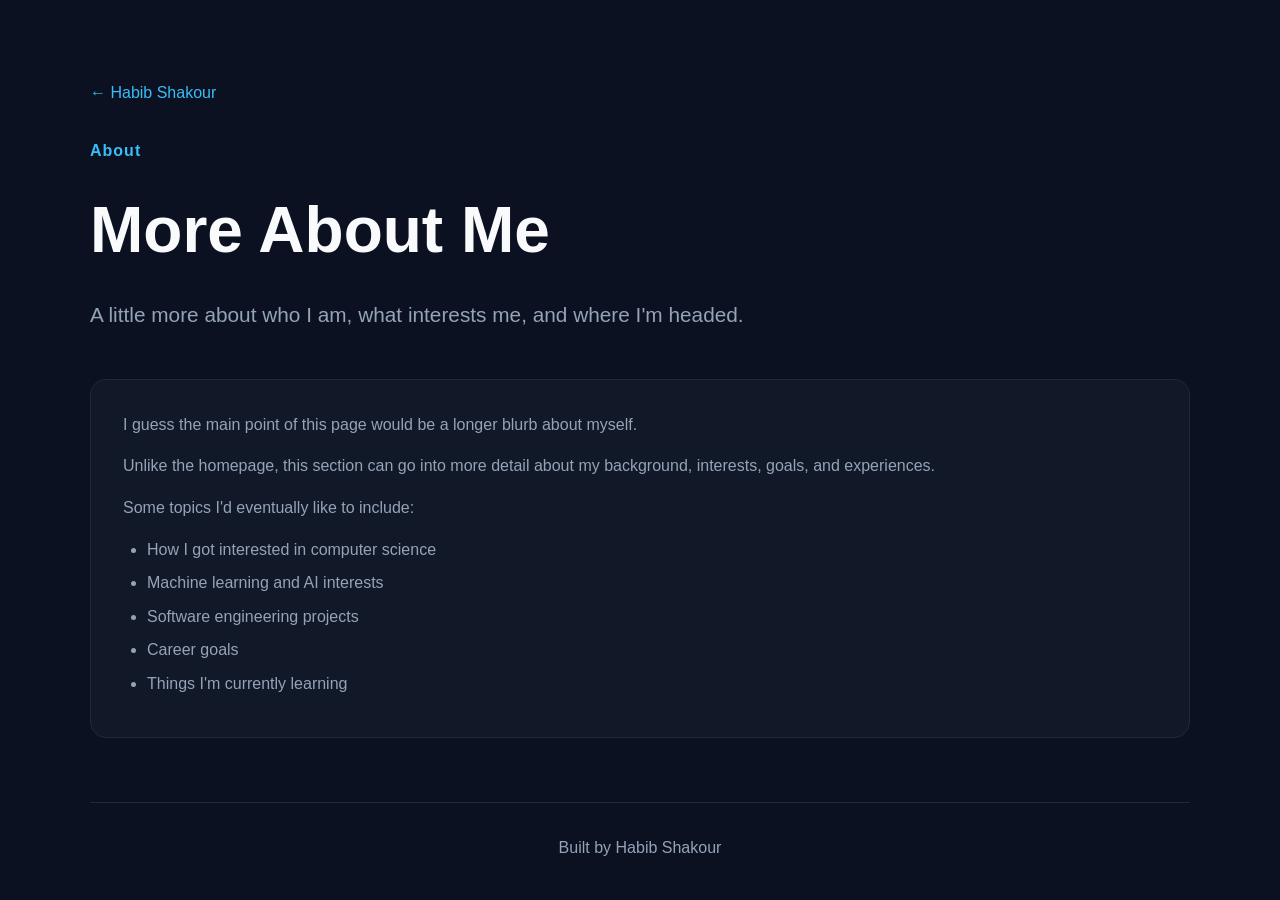
<file: about/index.html>
<!DOCTYPE html>
<html lang="en">
<head>
    <meta charset="UTF-8">
    <meta name="viewport" content="width=device-width, initial-scale=1.0">
    <title>About Habib Shakour</title>

    <link rel="stylesheet" href="../static/style.css">
</head>
<body>

    <main class="container">

        <header class="page-header">
            <a href="../" class="home-link">
                ← Habib Shakour
            </a>

            <p class="eyebrow">About</p>

            <h1>More About Me</h1>

            <p class="subtitle">
                A little more about who I am, what interests me,
                and where I'm headed.
            </p>
        </header>

        <section class="content-card">
            <p>
                I guess the main point of this page would be a longer
                blurb about myself.
            </p>

            <p>
                Unlike the homepage, this section can go into more detail
                about my background, interests, goals, and experiences.
            </p>

            <p>
                Some topics I'd eventually like to include:
            </p>

            <ul>
                <li>How I got interested in computer science</li>
                <li>Machine learning and AI interests</li>
                <li>Software engineering projects</li>
                <li>Career goals</li>
                <li>Things I'm currently learning</li>
            </ul>
        </section>

        <footer>
            <p>Built by Habib Shakour</p>
        </footer>

    </main>

</body>
</html>
</file>
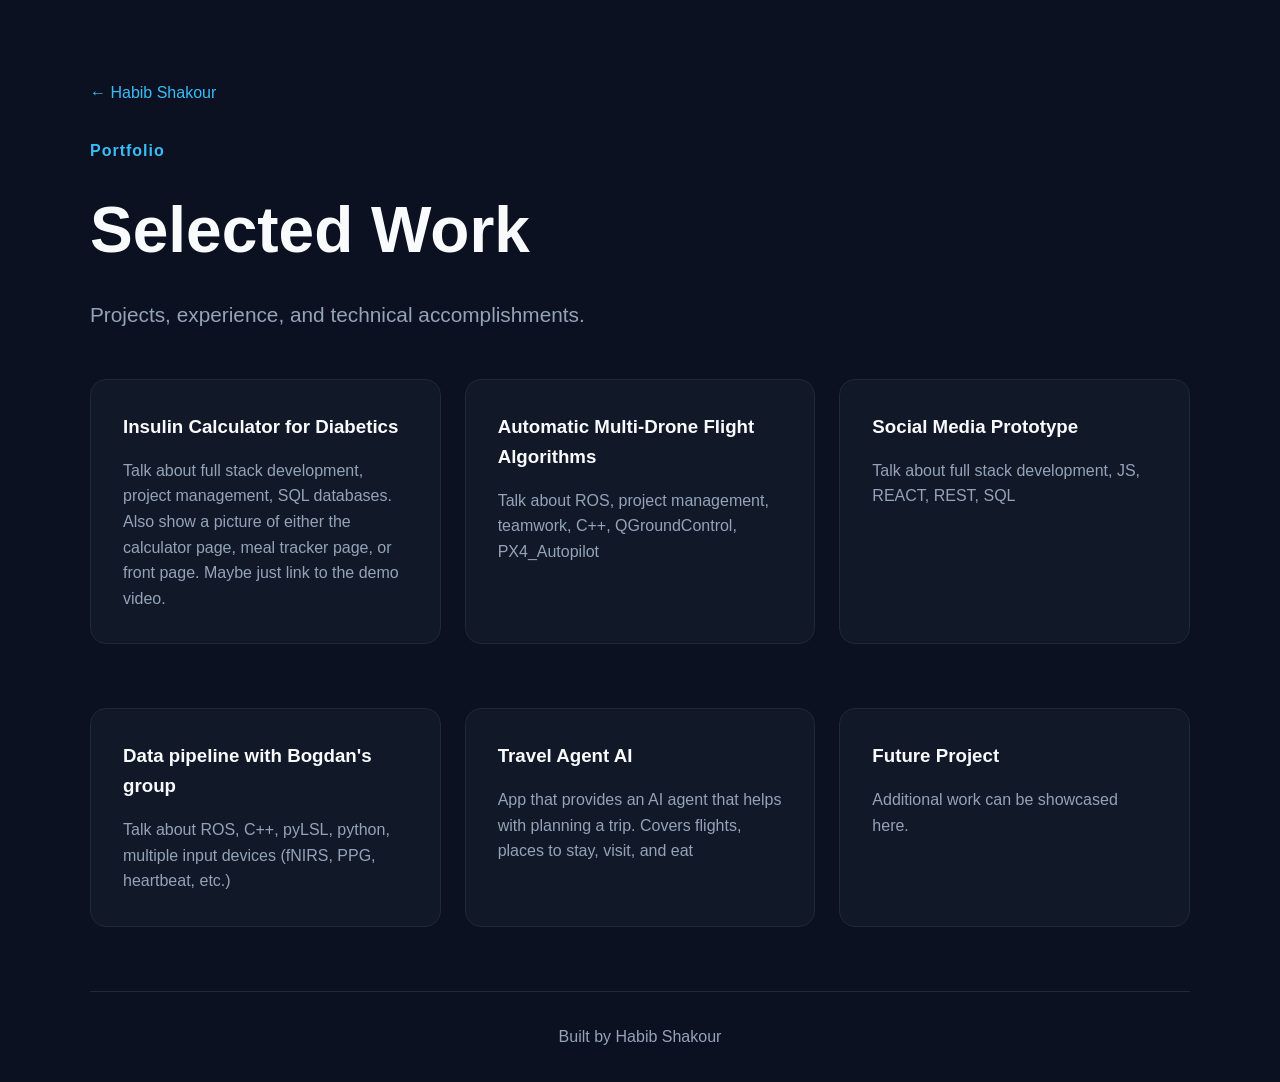
<file: portfolio/index.html>
<!DOCTYPE html>
<html lang="en">
<head>
    <meta charset="UTF-8">
    <meta name="viewport" content="width=device-width, initial-scale=1.0">
    <title>Habib's Portfolio</title>

    <link rel="stylesheet" href="../static/style.css">
</head>
<body>

    <main class="container">

        <header class="page-header">
            <a href="../" class="home-link">
                ← Habib Shakour
            </a>

            <p class="eyebrow">Portfolio</p>

            <h1>Selected Work</h1>

            <p class="subtitle">
                Projects, experience, and technical accomplishments.
            </p>
        </header>

        <section class="portfolio-grid">

            <div class="card">
                <h3>Insulin Calculator for Diabetics</h3>

                <p>
                    Talk about full stack development, project management, SQL databases.
                    Also show a picture of either the calculator page, meal tracker page, or front page.
                    Maybe just link to the demo video.
                </p>
            </div>

            <div class="card">
                <h3>Automatic Multi-Drone Flight Algorithms</h3>

                <p>
                    Talk about ROS, project management, teamwork, C++, QGroundControl, PX4_Autopilot
                </p>
            </div>

            <div class="card">
                <h3>Social Media Prototype</h3>

                <p>
                    Talk about full stack development, JS, REACT, REST, SQL
                </p>
            </div>

        </section>

                <section class="portfolio-grid">

            <div class="card">
                <h3>Data pipeline with Bogdan's group</h3>

                <p>
                    Talk about ROS, C++, pyLSL, python, multiple input devices (fNIRS, PPG, heartbeat, etc.)
                </p>
            </div>

            <div class="card">
                <h3>Travel Agent AI</h3>
                <p>
                    App that provides an AI agent that helps with planning a trip.
                    Covers flights, places to stay, visit, and eat
                </p>
            </div>

            <div class="card">
                <h3>Future Project</h3>

                <p>
                    Additional work can be showcased here.
                </p>
            </div>

        </section>

        <footer>
            <p>Built by Habib Shakour</p>
        </footer>

    </main>

</body>
</html>
</file>
<file: static/style.css>
* {
    margin: 0;
    padding: 0;
    box-sizing: border-box;
}

:root {
    --bg: #0b1120;
    --card: #111827;
    --border: #1f2937;

    --text: #f8fafc;
    --muted: #94a3b8;

    --accent: #38bdf8;
}

body {
    background: var(--bg);
    color: var(--text);

    font-family:
        Inter,
        "Segoe UI",
        Arial,
        sans-serif;

    line-height: 1.6;

    overflow-x: hidden;
}

.container {
    width: min(1100px, 90%);
    margin: auto;
}

.hero {
    padding: 8rem 0 5rem 0;
}

.eyebrow {
    color: var(--accent);
    font-weight: 700;
    letter-spacing: 1px;
    margin-bottom: 1rem;
}

.hero h1 {
    font-size: clamp(3rem, 8vw, 5.5rem);
    line-height: 1;
    margin-bottom: 1rem;
}

.subtitle {
    color: var(--muted);
    max-width: 700px;
    font-size: 1.3rem;
}

.social-links {
    margin-top: 2rem;
    display: flex;
    gap: 1rem;
    flex-wrap: wrap;
}

.social-links a {
    text-decoration: none;
    color: white;

    border: 1px solid var(--border);
    border-radius: 10px;

    padding: 0.75rem 1.25rem;

    transition: 0.2s;
}

.social-links a:hover {
    border-color: var(--accent);
    transform: translateY(-2px);
}

.about-preview {
    margin-bottom: 4rem;
}

.about-preview h2 {
    margin-bottom: 1rem;
}

.about-preview p {
    color: var(--muted);
    max-width: 800px;
    margin-bottom: 1rem;
}

.navigation {
    display: grid;

    grid-template-columns:
        repeat(auto-fit, minmax(250px, 1fr));

    gap: 1.5rem;

    margin-bottom: 5rem;
}

.card {
    text-decoration: none;
    color: inherit;

    background: var(--card);

    border: 1px solid var(--border);
    border-radius: 16px;

    padding: 2rem;

    transition: 0.25s;
}

.card:hover {
    transform: translateY(-5px);
    border-color: var(--accent);
}

.card h3 {
    margin-bottom: 1rem;
}

.card p {
    color: var(--muted);
}

footer {
    border-top: 1px solid var(--border);

    padding: 2rem 0;
    text-align: center;

    color: var(--muted);
}

/* ---------- Internal Pages ---------- */

.page-header {
    padding: 5rem 0 3rem 0;
}

.home-link {
    display: inline-block;

    color: var(--accent);

    text-decoration: none;

    margin-bottom: 2rem;
}

.home-link:hover {
    text-decoration: underline;
}

.page-header h1 {
    font-size: clamp(2.5rem, 6vw, 4rem);
    margin-bottom: 1rem;
}

.content-card {
    background: var(--card);

    border: 1px solid var(--border);
    border-radius: 16px;

    padding: 2rem;

    margin-bottom: 4rem;
}

.content-card p {
    color: var(--muted);
    margin-bottom: 1rem;
}

.content-card ul {
    margin-top: 1rem;
    margin-left: 1.5rem;
    color: var(--muted);
}

.content-card li {
    margin-bottom: 0.5rem;
}

.portfolio-grid {
    display: grid;

    grid-template-columns:
        repeat(auto-fit, minmax(300px, 1fr));

    gap: 1.5rem;

    margin-bottom: 4rem;
}

/* ---------- Carousel ---------- */

.carousel-section {
    margin-bottom: 5rem;
}

.carousel-section h2 {
    margin-bottom: 2rem;
}

.carousel {
    width: 100%;

    display: flex;

    overflow: hidden;

    margin-top: 2rem;

    mask-image:
        linear-gradient(
            to right,
            transparent,
            black 10%,
            black 90%,
            transparent
        );

    -webkit-mask-image:
        linear-gradient(
            to right,
            transparent,
            black 10%,
            black 90%,
            transparent
        );
}

.group {
    display: flex;

    align-items: center;

    gap: 1.25rem;

    flex-shrink: 0;

    padding-right: 1.25rem;

    animation: scroll 45s linear infinite;
}

.carousel:hover .group {
    animation-play-state: paused;
}

.photo-card {
    flex: 0 0 auto;
}

.card-img {
    width: 220px;
    height: 220px;

    object-fit: cover;

    aspect-ratio: 1 / 1;

    border-radius: 20px;

    border: 1px solid var(--border);

    display: block;

    transition:
        transform 0.3s ease,
        border-color 0.3s ease,
        box-shadow 0.3s ease;
}

.card-img:hover {
    transform: scale(1.05);

    border-color: var(--accent);

    box-shadow:
        0 0 25px rgba(56, 189, 248, 0.25);
}

@keyframes scroll {
    from {
        transform: translateX(0);
    }

    to {
        transform: translateX(-100%);
    }
}

@media (max-width: 768px) {

    .card-img {
        width: 150px;
        height: 150px;
    }

}
</file>
